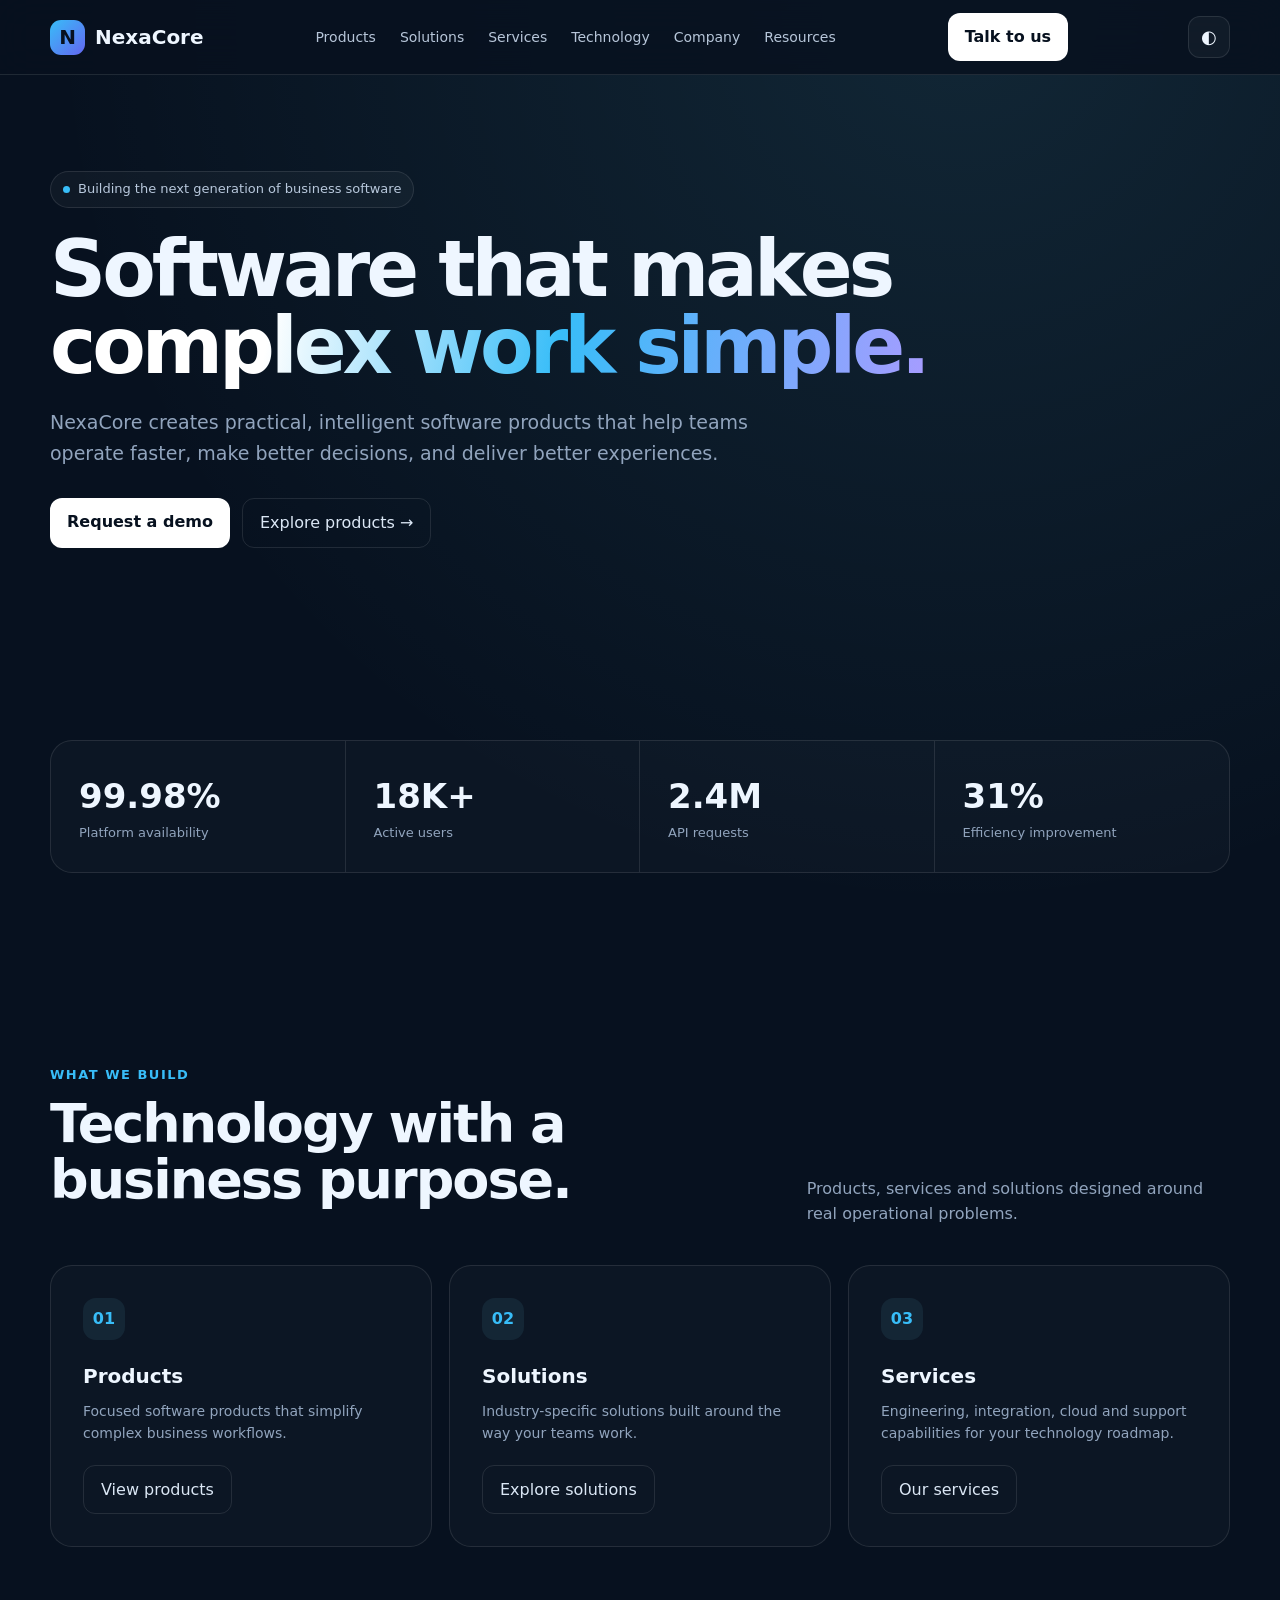
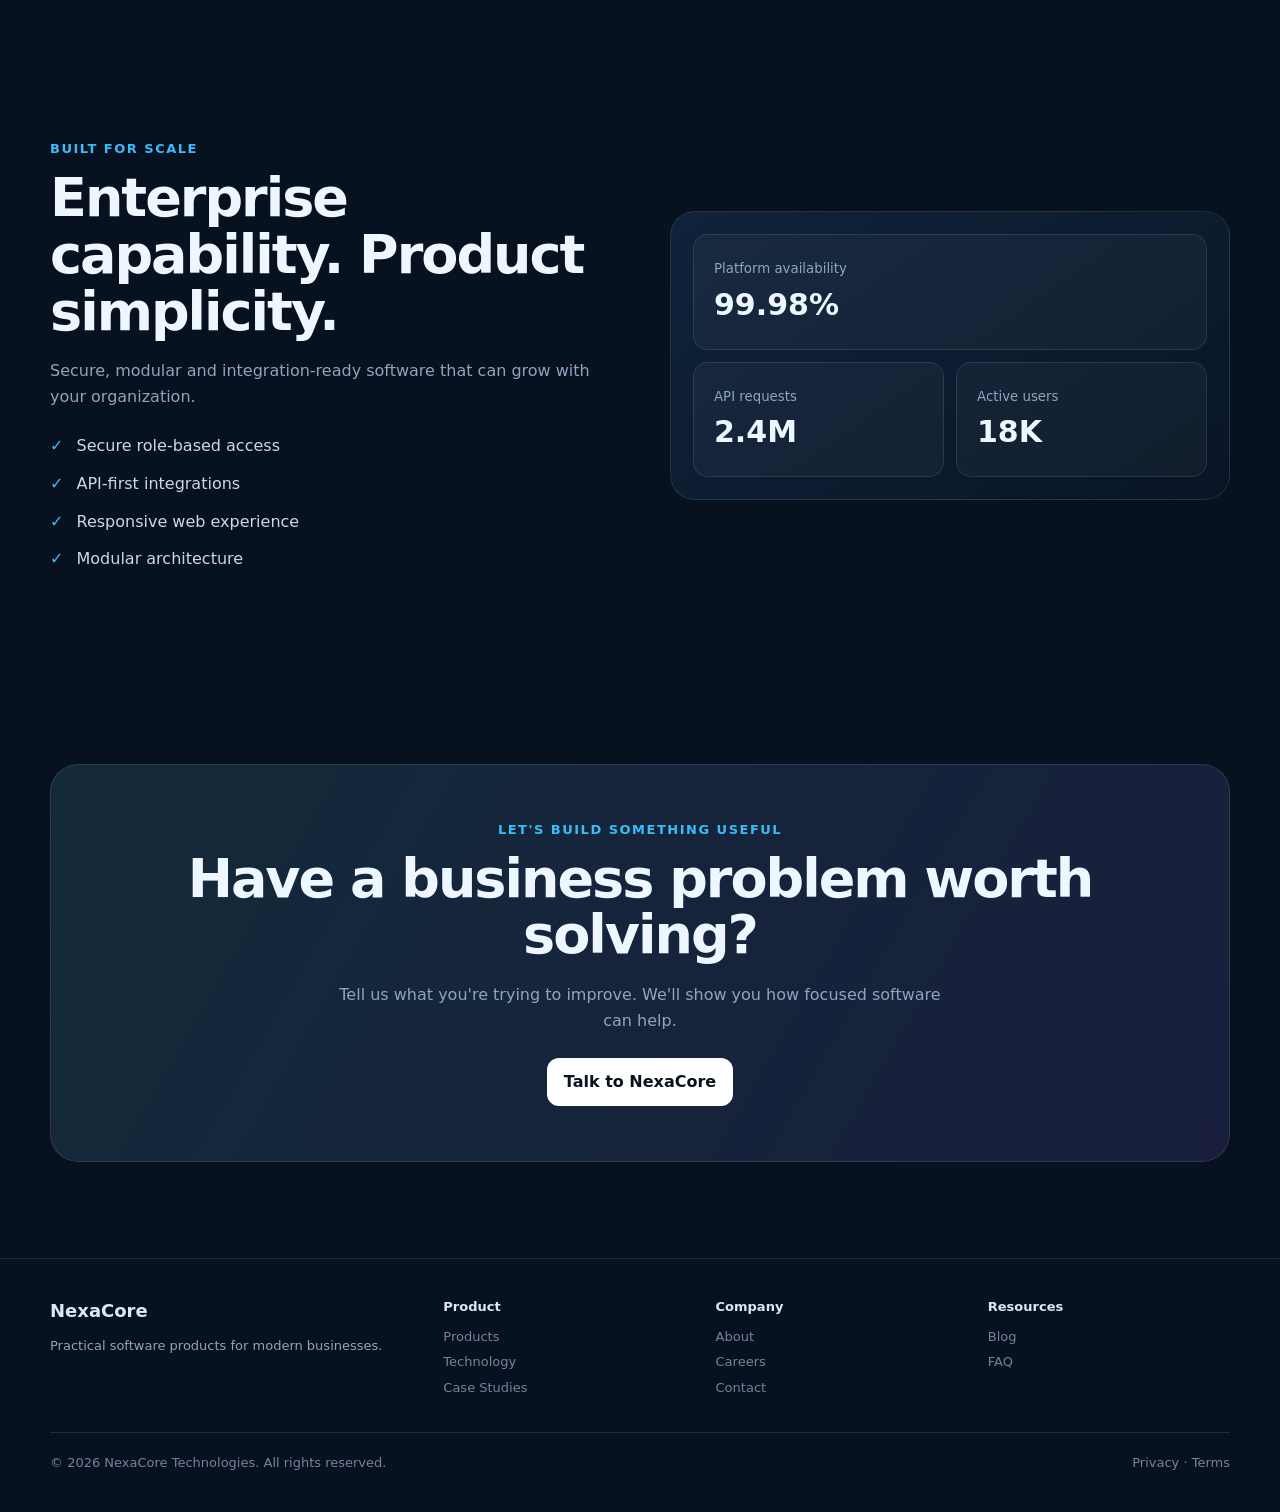
<file: index.html>
<!doctype html><html lang="en"><head><meta charset="utf-8"><meta name="viewport" content="width=device-width,initial-scale=1"><meta name="description" content="NexaCore builds intelligent software products for modern businesses."><title>NexaCore — Software that moves business forward</title><link rel="stylesheet" href="css/style.css"></head><body><header><div class="container"><nav><a class="logo" href="index.html"><span class="mark">N</span>NexaCore</a><div class="links"><a class="" href="pages/products.html">Products</a><a class="" href="pages/solutions.html">Solutions</a><a class="" href="pages/services.html">Services</a><a class="" href="pages/technology.html">Technology</a><a class="" href="pages/about.html">Company</a><a class="" href="pages/blog.html">Resources</a></div><a class="navbtn" href="pages/contact.html">Talk to us</a><button class="menu">☰</button></nav></div></header><main>
<section class="hero"><div class="container"><div class="eyebrow"><span class="dot"></span> Building the next generation of business software</div><h1>Software that makes <span class="gradient">complex work simple.</span></h1><p class="lead">NexaCore creates practical, intelligent software products that help teams operate faster, make better decisions, and deliver better experiences.</p><div class="actions"><a class="primary" href="pages/contact.html">Request a demo</a><a class="secondary" href="pages/products.html">Explore products →</a></div></div></section>
<section><div class="container"><div class="stats"><div class="stat"><strong>99.98%</strong><span>Platform availability</span></div><div class="stat"><strong>18K+</strong><span>Active users</span></div><div class="stat"><strong>2.4M</strong><span>API requests</span></div><div class="stat"><strong>31%</strong><span>Efficiency improvement</span></div></div></div></section>
<section><div class="container"><div class="section-head"><div><div class="kicker">What we build</div><h2>Technology with a business purpose.</h2></div><p>Products, services and solutions designed around real operational problems.</p></div><div class="cards"><div class="card"><div class="icon">01</div><h3>Products</h3><p>Focused software products that simplify complex business workflows.</p><a class="secondary" style="margin-top:20px" href="pages/products.html">View products</a></div><div class="card"><div class="icon">02</div><h3>Solutions</h3><p>Industry-specific solutions built around the way your teams work.</p><a class="secondary" style="margin-top:20px" href="pages/solutions.html">Explore solutions</a></div><div class="card"><div class="icon">03</div><h3>Services</h3><p>Engineering, integration, cloud and support capabilities for your technology roadmap.</p><a class="secondary" style="margin-top:20px" href="pages/services.html">Our services</a></div></div></div></section>
<section><div class="container split"><div><div class="kicker">Built for scale</div><h2>Enterprise capability. Product simplicity.</h2><p class="muted">Secure, modular and integration-ready software that can grow with your organization.</p><div class="checks"><div><b>✓</b> Secure role-based access</div><div><b>✓</b> API-first integrations</div><div><b>✓</b> Responsive web experience</div><div><b>✓</b> Modular architecture</div></div></div><div class="visual"><div class="mini-grid"><div class="mini"><small>Platform availability</small><strong>99.98%</strong></div><div class="mini"><small>API requests</small><strong>2.4M</strong></div><div class="mini"><small>Active users</small><strong>18K</strong></div></div></div></div></section>
<section><div class="container"><div class="cta"><div class="kicker">Let's build something useful</div><h2>Have a business problem worth solving?</h2><p>Tell us what you're trying to improve. We'll show you how focused software can help.</p><a class="primary" href="pages/contact.html">Talk to NexaCore</a></div></div></section>
</main><footer><div class="container"><div class="foot"><div><strong>NexaCore</strong><p class="muted" style="margin-top:10px">Practical software products for modern businesses.</p></div><div><h4>Product</h4><a href="pages/products.html">Products</a><a href="pages/technology.html">Technology</a><a href="pages/case-studies.html">Case Studies</a></div><div><h4>Company</h4><a href="pages/about.html">About</a><a href="pages/careers.html">Careers</a><a href="pages/contact.html">Contact</a></div><div><h4>Resources</h4><a href="pages/blog.html">Blog</a><a href="pages/faq.html">FAQ</a></div></div><div class="copyright"><span>© 2026 NexaCore Technologies. All rights reserved.</span><span>Privacy · Terms</span></div></div></footer><script src="js/main.js"></script></body></html>
</file>
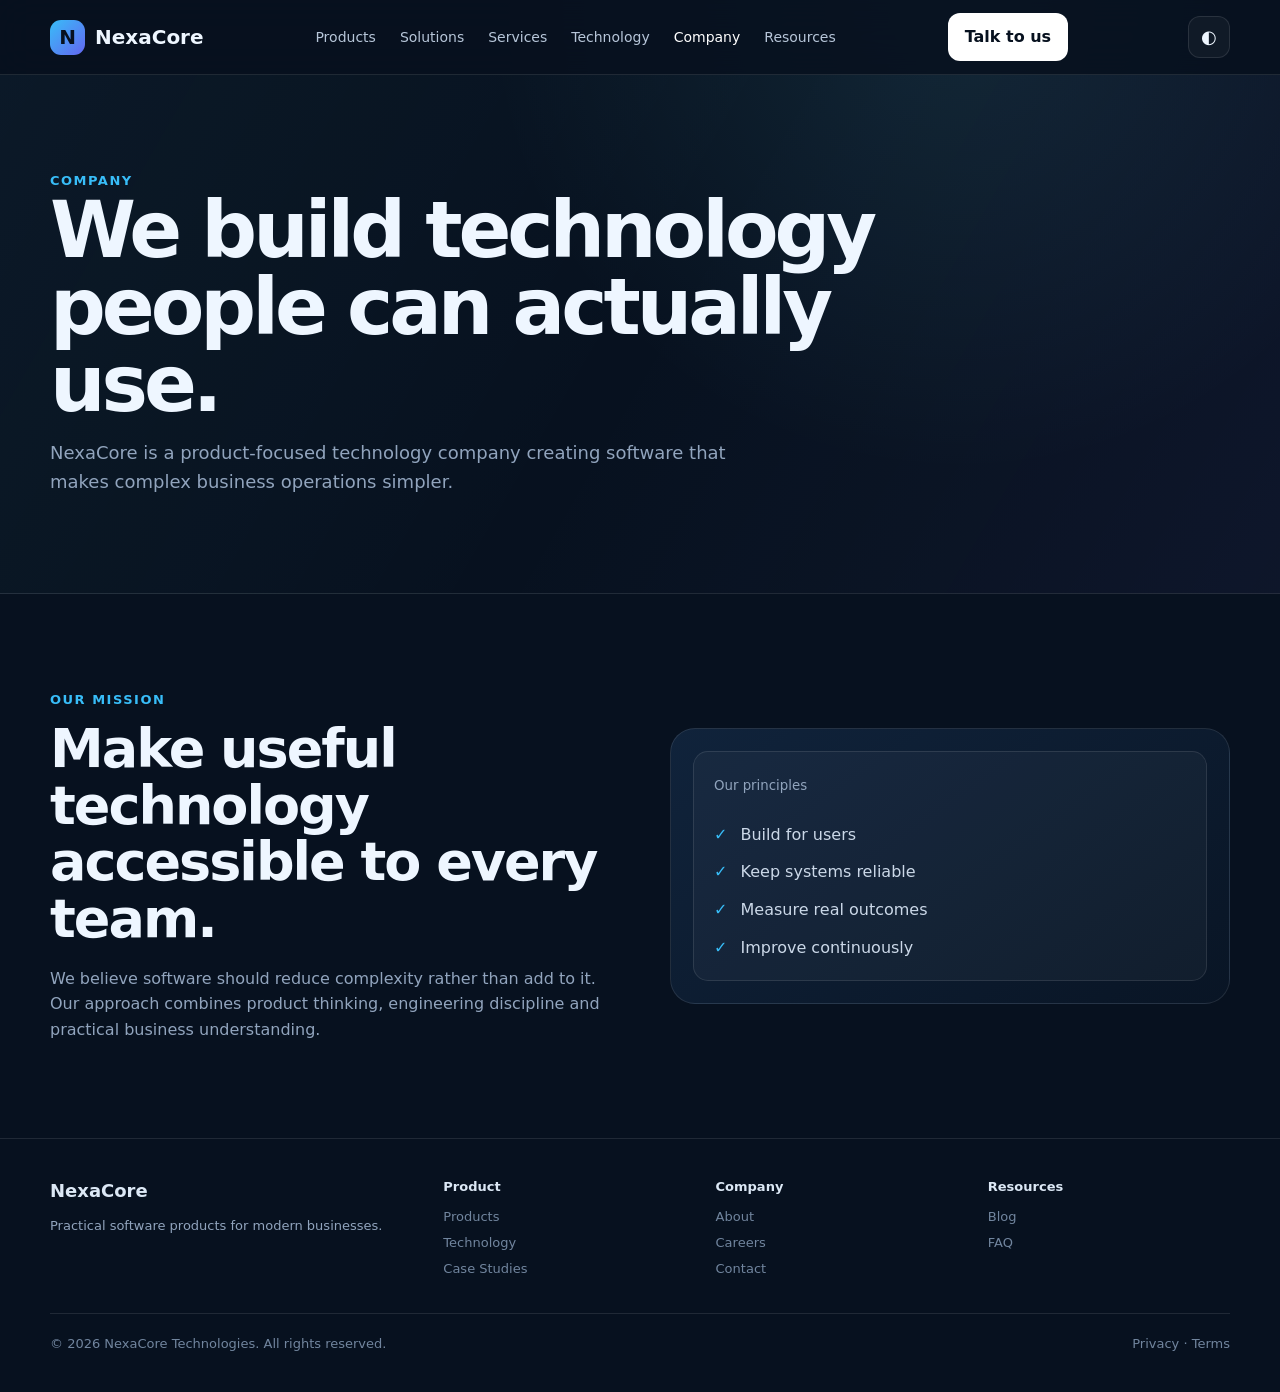
<file: pages/about.html>
<!doctype html><html lang="en"><head><meta charset="utf-8"><meta name="viewport" content="width=device-width,initial-scale=1"><meta name="description" content="About Us — NexaCore"><meta name="theme-color" content="#07111f"><title>About Us — NexaCore</title><link rel="stylesheet" href="../css/style.css"></head><body><header><div class="container"><nav><a class="logo" href="../index.html"><span class="mark">N</span>NexaCore</a><div class="links"><a class="" href="products.html">Products</a><a class="" href="solutions.html">Solutions</a><a class="" href="services.html">Services</a><a class="" href="technology.html">Technology</a><a class="active" href="about.html">Company</a><a class="" href="blog.html">Resources</a></div><a class="navbtn" href="contact.html">Talk to us</a><button class="menu">☰</button></nav></div></header><main><section class="page-hero"><div class="container"><div class="kicker">Company</div><h1>We build technology people can actually use.</h1><p>NexaCore is a product-focused technology company creating software that makes complex business operations simpler.</p></div></section><section><div class="container split"><div><div class="kicker">Our mission</div><h2>Make useful technology accessible to every team.</h2><p class="muted">We believe software should reduce complexity rather than add to it. Our approach combines product thinking, engineering discipline and practical business understanding.</p></div><div class="visual"><div class="mini"><small>Our principles</small><div class="checks"><div><b>✓</b> Build for users</div><div><b>✓</b> Keep systems reliable</div><div><b>✓</b> Measure real outcomes</div><div><b>✓</b> Improve continuously</div></div></div></div></div></section></main><footer><div class="container"><div class="foot"><div><strong>NexaCore</strong><p class="muted" style="margin-top:10px">Practical software products for modern businesses.</p></div><div><h4>Product</h4><a href="products.html">Products</a><a href="technology.html">Technology</a><a href="case-studies.html">Case Studies</a></div><div><h4>Company</h4><a href="about.html">About</a><a href="careers.html">Careers</a><a href="contact.html">Contact</a></div><div><h4>Resources</h4><a href="blog.html">Blog</a><a href="faq.html">FAQ</a></div></div><div class="copyright"><span>© 2026 NexaCore Technologies. All rights reserved.</span><span>Privacy · Terms</span></div></div></footer><script src="../js/main.js"></script></body></html>
</file>
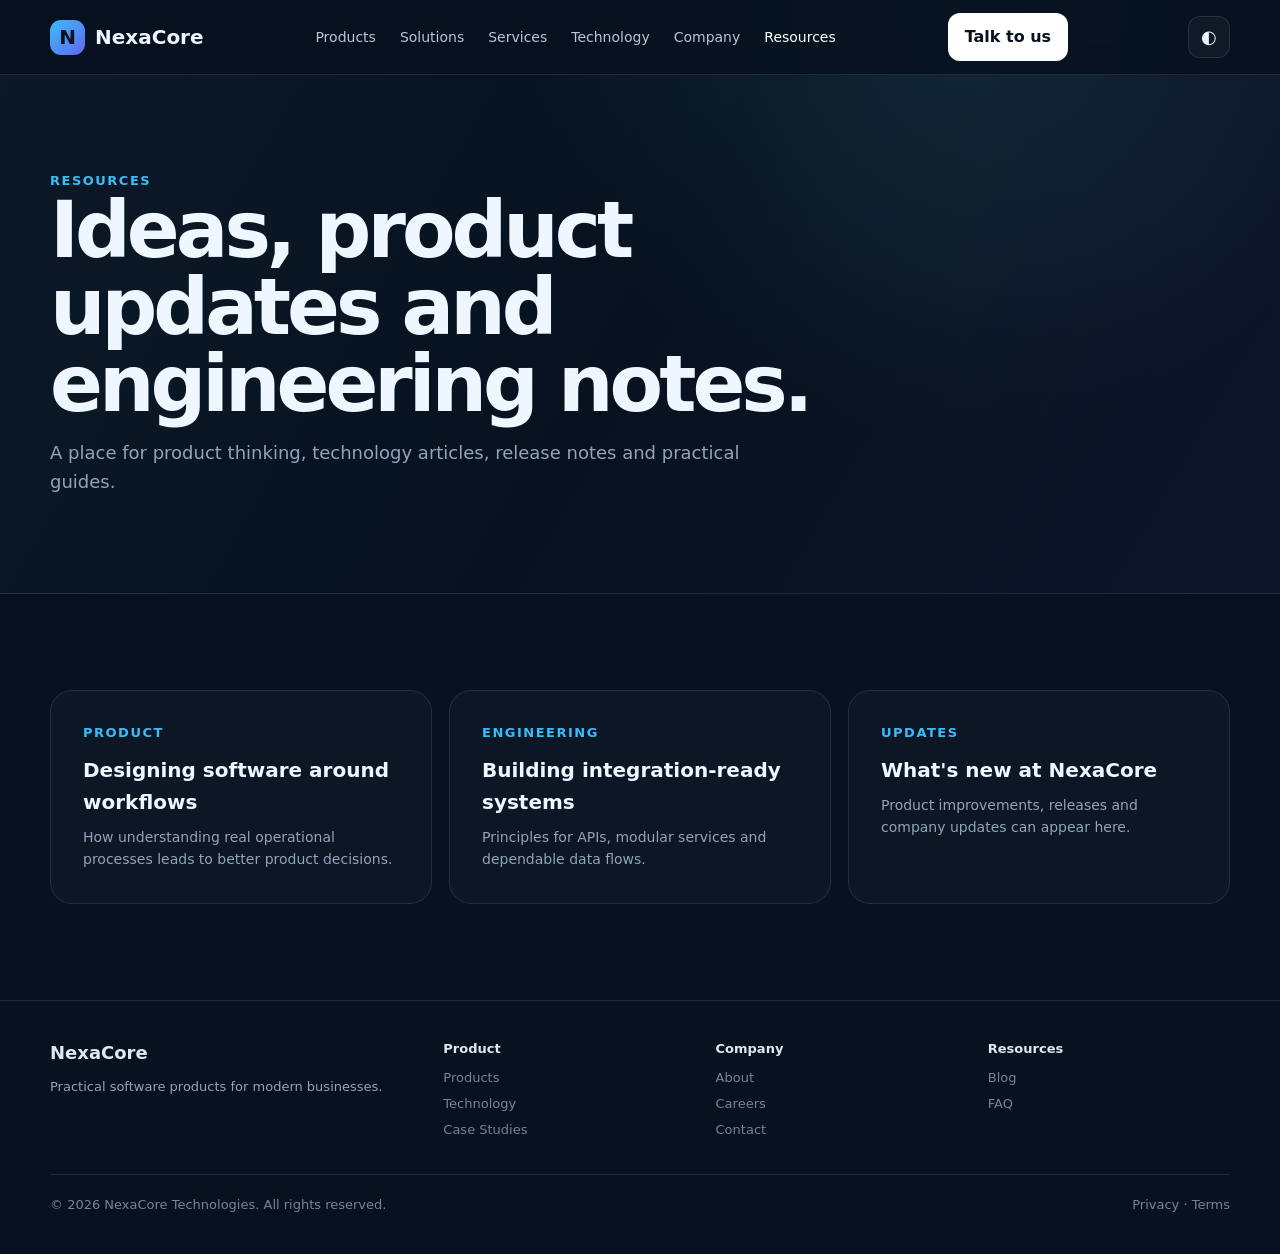
<file: pages/blog.html>
<!doctype html><html lang="en"><head><meta charset="utf-8"><meta name="viewport" content="width=device-width,initial-scale=1"><meta name="description" content="Resources — NexaCore"><meta name="theme-color" content="#07111f"><title>Resources — NexaCore</title><link rel="stylesheet" href="../css/style.css"></head><body><header><div class="container"><nav><a class="logo" href="../index.html"><span class="mark">N</span>NexaCore</a><div class="links"><a class="" href="products.html">Products</a><a class="" href="solutions.html">Solutions</a><a class="" href="services.html">Services</a><a class="" href="technology.html">Technology</a><a class="" href="about.html">Company</a><a class="active" href="blog.html">Resources</a></div><a class="navbtn" href="contact.html">Talk to us</a><button class="menu">☰</button></nav></div></header><main><section class="page-hero"><div class="container"><div class="kicker">Resources</div><h1>Ideas, product updates and engineering notes.</h1><p>A place for product thinking, technology articles, release notes and practical guides.</p></div></section><section><div class="container"><div class="cards"><div class="card"><div class="kicker">Product</div><h3 style="margin-top:10px">Designing software around workflows</h3><p>How understanding real operational processes leads to better product decisions.</p></div><div class="card"><div class="kicker">Engineering</div><h3 style="margin-top:10px">Building integration-ready systems</h3><p>Principles for APIs, modular services and dependable data flows.</p></div><div class="card"><div class="kicker">Updates</div><h3 style="margin-top:10px">What's new at NexaCore</h3><p>Product improvements, releases and company updates can appear here.</p></div></div></div></section></main><footer><div class="container"><div class="foot"><div><strong>NexaCore</strong><p class="muted" style="margin-top:10px">Practical software products for modern businesses.</p></div><div><h4>Product</h4><a href="products.html">Products</a><a href="technology.html">Technology</a><a href="case-studies.html">Case Studies</a></div><div><h4>Company</h4><a href="about.html">About</a><a href="careers.html">Careers</a><a href="contact.html">Contact</a></div><div><h4>Resources</h4><a href="blog.html">Blog</a><a href="faq.html">FAQ</a></div></div><div class="copyright"><span>© 2026 NexaCore Technologies. All rights reserved.</span><span>Privacy · Terms</span></div></div></footer><script src="../js/main.js"></script></body></html>
</file>
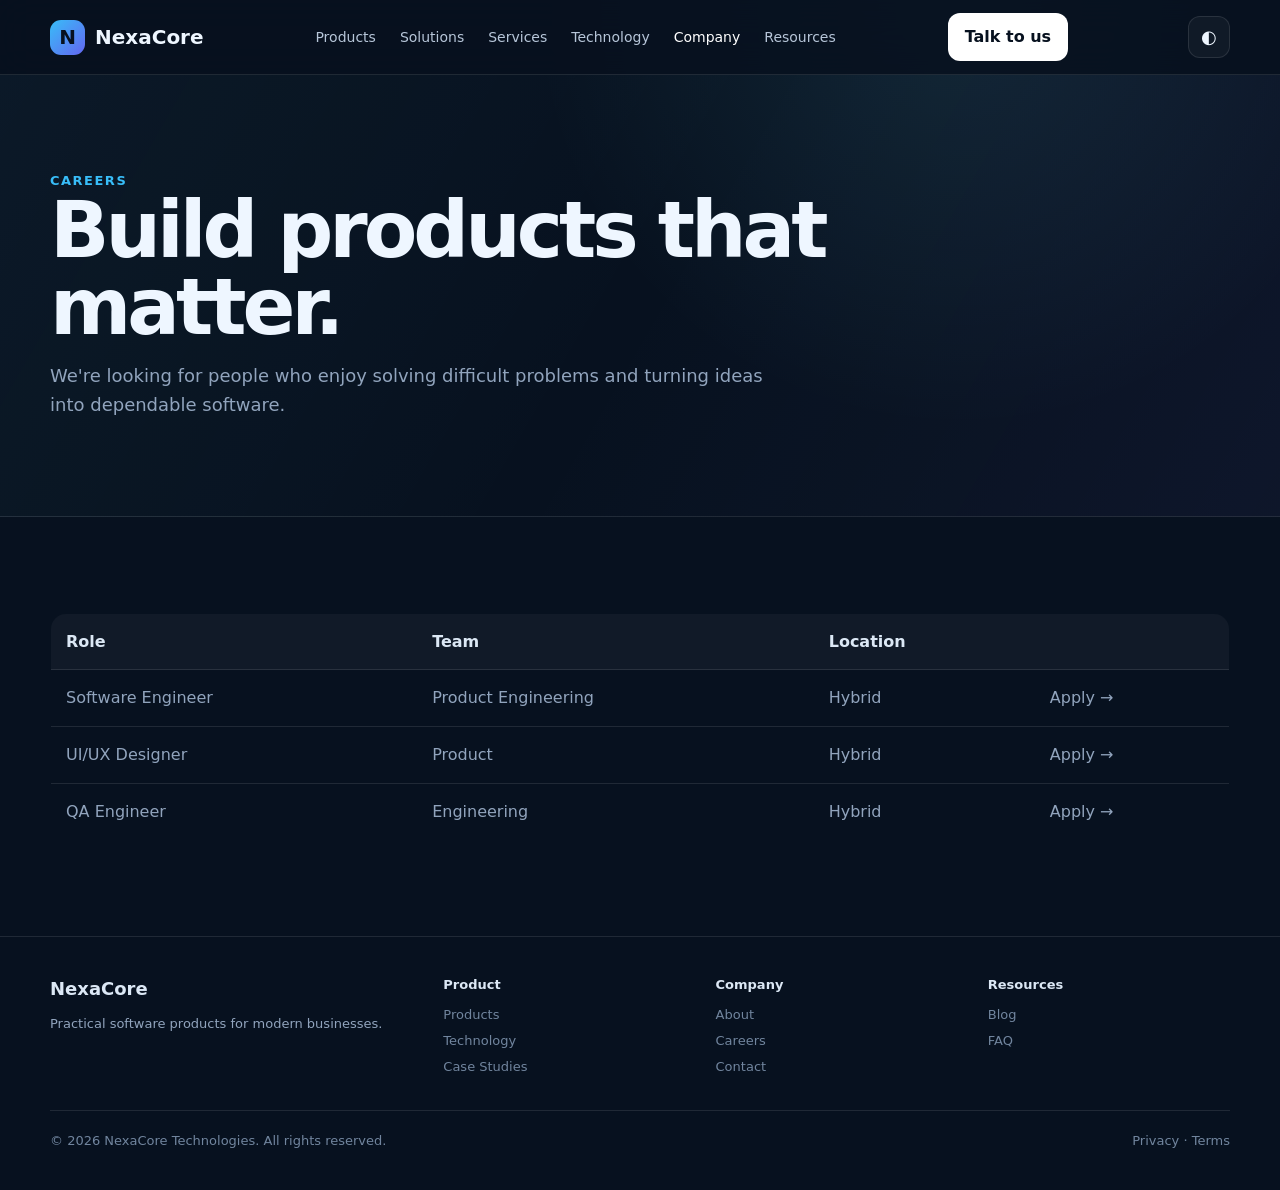
<file: pages/careers.html>
<!doctype html><html lang="en"><head><meta charset="utf-8"><meta name="viewport" content="width=device-width,initial-scale=1"><meta name="description" content="Careers — NexaCore"><meta name="theme-color" content="#07111f"><title>Careers — NexaCore</title><link rel="stylesheet" href="../css/style.css"></head><body><header><div class="container"><nav><a class="logo" href="../index.html"><span class="mark">N</span>NexaCore</a><div class="links"><a class="" href="products.html">Products</a><a class="" href="solutions.html">Solutions</a><a class="" href="services.html">Services</a><a class="" href="technology.html">Technology</a><a class="active" href="about.html">Company</a><a class="" href="blog.html">Resources</a></div><a class="navbtn" href="contact.html">Talk to us</a><button class="menu">☰</button></nav></div></header><main><section class="page-hero"><div class="container"><div class="kicker">Careers</div><h1>Build products that matter.</h1><p>We're looking for people who enjoy solving difficult problems and turning ideas into dependable software.</p></div></section><section><div class="container"><table class="table"><tr><th>Role</th><th>Team</th><th>Location</th><th></th></tr><tr><td>Software Engineer</td><td>Product Engineering</td><td>Hybrid</td><td><a href="contact.html">Apply →</a></td></tr><tr><td>UI/UX Designer</td><td>Product</td><td>Hybrid</td><td><a href="contact.html">Apply →</a></td></tr><tr><td>QA Engineer</td><td>Engineering</td><td>Hybrid</td><td><a href="contact.html">Apply →</a></td></tr></table></div></section></main><footer><div class="container"><div class="foot"><div><strong>NexaCore</strong><p class="muted" style="margin-top:10px">Practical software products for modern businesses.</p></div><div><h4>Product</h4><a href="products.html">Products</a><a href="technology.html">Technology</a><a href="case-studies.html">Case Studies</a></div><div><h4>Company</h4><a href="about.html">About</a><a href="careers.html">Careers</a><a href="contact.html">Contact</a></div><div><h4>Resources</h4><a href="blog.html">Blog</a><a href="faq.html">FAQ</a></div></div><div class="copyright"><span>© 2026 NexaCore Technologies. All rights reserved.</span><span>Privacy · Terms</span></div></div></footer><script src="../js/main.js"></script></body></html>
</file>
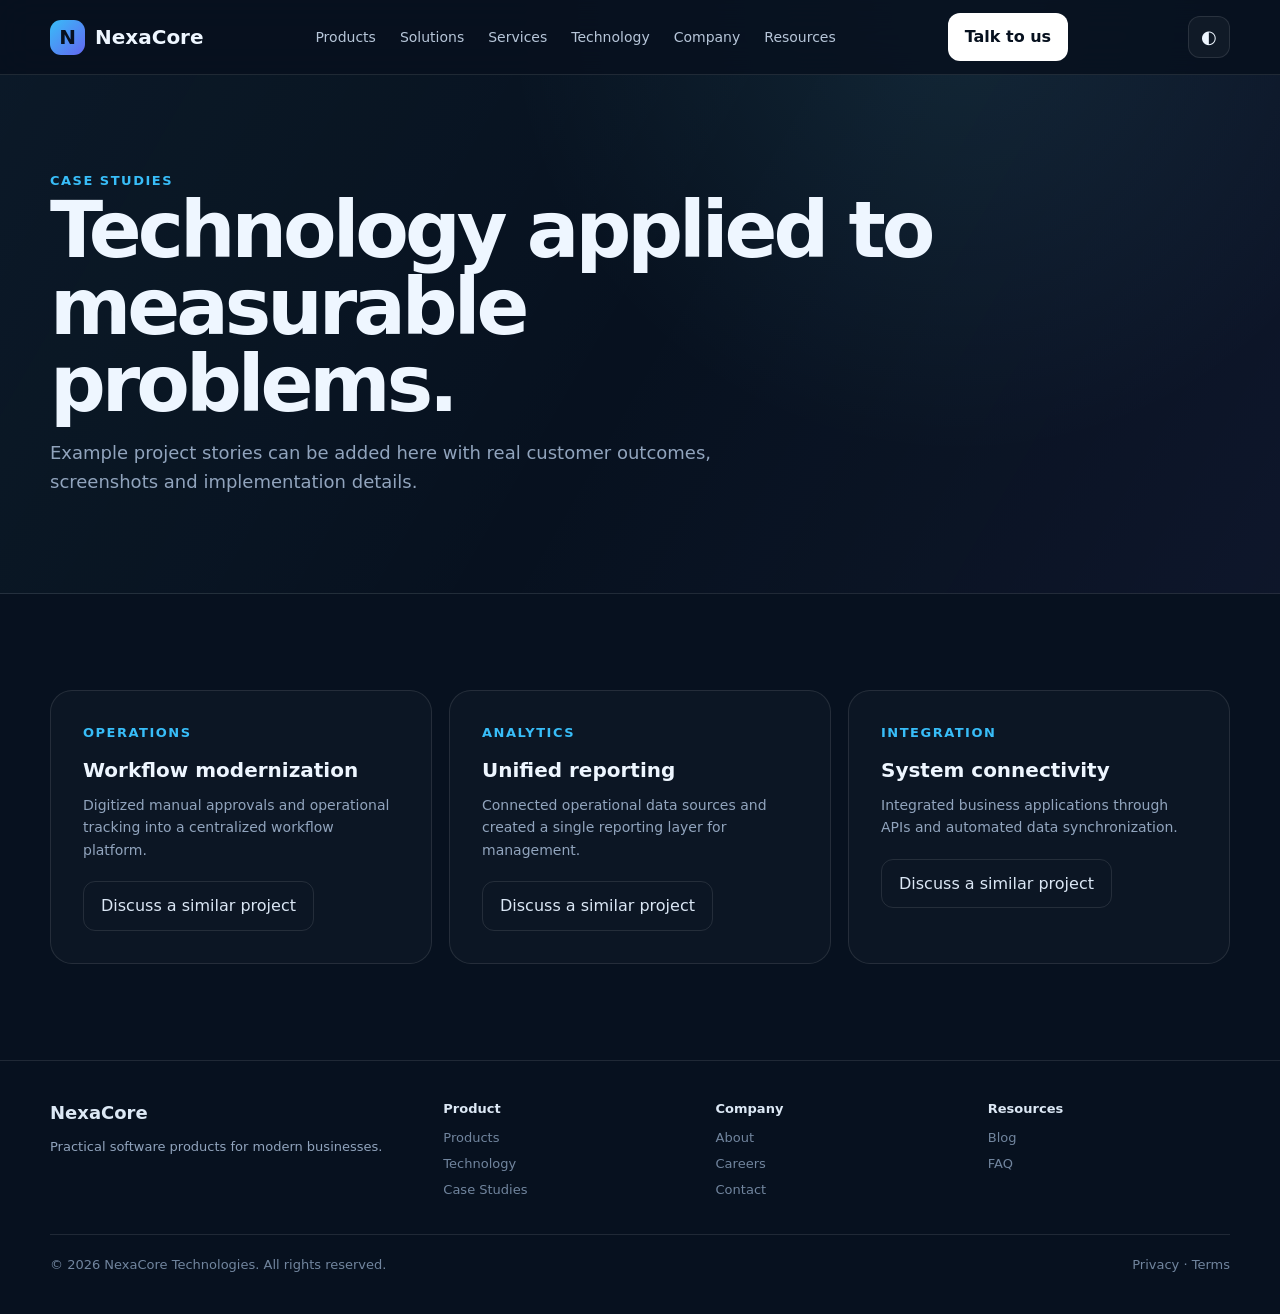
<file: pages/case-studies.html>
<!doctype html><html lang="en"><head><meta charset="utf-8"><meta name="viewport" content="width=device-width,initial-scale=1"><meta name="description" content="Case Studies — NexaCore"><meta name="theme-color" content="#07111f"><title>Case Studies — NexaCore</title><link rel="stylesheet" href="../css/style.css"></head><body><header><div class="container"><nav><a class="logo" href="../index.html"><span class="mark">N</span>NexaCore</a><div class="links"><a class="" href="products.html">Products</a><a class="" href="solutions.html">Solutions</a><a class="" href="services.html">Services</a><a class="" href="technology.html">Technology</a><a class="" href="about.html">Company</a><a class="" href="blog.html">Resources</a></div><a class="navbtn" href="contact.html">Talk to us</a><button class="menu">☰</button></nav></div></header><main><section class="page-hero"><div class="container"><div class="kicker">Case Studies</div><h1>Technology applied to measurable problems.</h1><p>Example project stories can be added here with real customer outcomes, screenshots and implementation details.</p></div></section><section><div class="container"><div class="cards"><div class="card"><div class="kicker">Operations</div><h3 style="margin-top:10px">Workflow modernization</h3><p>Digitized manual approvals and operational tracking into a centralized workflow platform.</p><a class="secondary" style="margin-top:20px" href="contact.html">Discuss a similar project</a></div><div class="card"><div class="kicker">Analytics</div><h3 style="margin-top:10px">Unified reporting</h3><p>Connected operational data sources and created a single reporting layer for management.</p><a class="secondary" style="margin-top:20px" href="contact.html">Discuss a similar project</a></div><div class="card"><div class="kicker">Integration</div><h3 style="margin-top:10px">System connectivity</h3><p>Integrated business applications through APIs and automated data synchronization.</p><a class="secondary" style="margin-top:20px" href="contact.html">Discuss a similar project</a></div></div></div></section></main><footer><div class="container"><div class="foot"><div><strong>NexaCore</strong><p class="muted" style="margin-top:10px">Practical software products for modern businesses.</p></div><div><h4>Product</h4><a href="products.html">Products</a><a href="technology.html">Technology</a><a href="case-studies.html">Case Studies</a></div><div><h4>Company</h4><a href="about.html">About</a><a href="careers.html">Careers</a><a href="contact.html">Contact</a></div><div><h4>Resources</h4><a href="blog.html">Blog</a><a href="faq.html">FAQ</a></div></div><div class="copyright"><span>© 2026 NexaCore Technologies. All rights reserved.</span><span>Privacy · Terms</span></div></div></footer><script src="../js/main.js"></script></body></html>
</file>
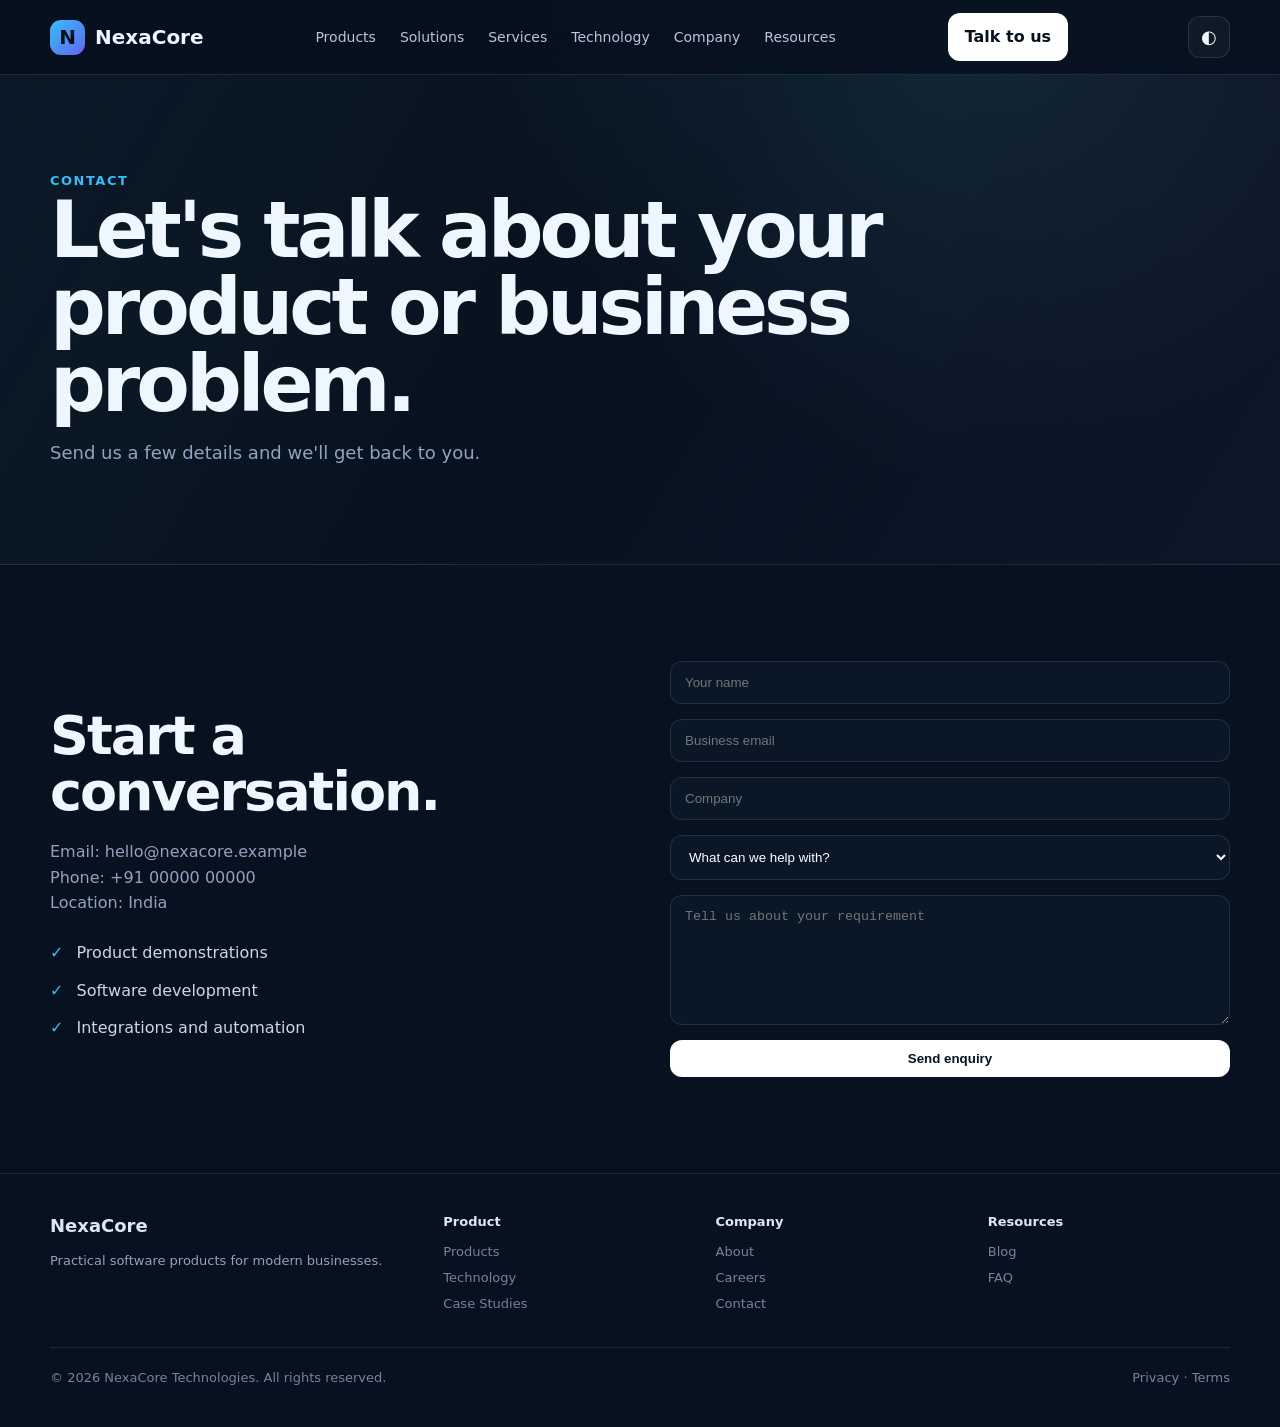
<file: pages/contact.html>
<!doctype html><html lang="en"><head><meta charset="utf-8"><meta name="viewport" content="width=device-width,initial-scale=1"><meta name="description" content="Contact — NexaCore"><meta name="theme-color" content="#07111f"><title>Contact — NexaCore</title><link rel="stylesheet" href="../css/style.css"></head><body><header><div class="container"><nav><a class="logo" href="../index.html"><span class="mark">N</span>NexaCore</a><div class="links"><a class="" href="products.html">Products</a><a class="" href="solutions.html">Solutions</a><a class="" href="services.html">Services</a><a class="" href="technology.html">Technology</a><a class="" href="about.html">Company</a><a class="" href="blog.html">Resources</a></div><a class="navbtn" href="contact.html">Talk to us</a><button class="menu">☰</button></nav></div></header><main><section class="page-hero"><div class="container"><div class="kicker">Contact</div><h1>Let's talk about your product or business problem.</h1><p>Send us a few details and we'll get back to you.</p></div></section><section><div class="container split"><div><h2>Start a conversation.</h2><p class="muted">Email: hello@nexacore.example<br>Phone: +91 00000 00000<br>Location: India</p><div class="checks"><div><b>✓</b> Product demonstrations</div><div><b>✓</b> Software development</div><div><b>✓</b> Integrations and automation</div></div></div><form class="form"><input required placeholder="Your name"><input required type="email" placeholder="Business email"><input placeholder="Company"><select><option>What can we help with?</option><option>Product demo</option><option>Software development</option><option>Integration</option><option>Support</option></select><textarea required placeholder="Tell us about your requirement"></textarea><button class="primary" type="submit">Send enquiry</button></form></div></section></main><footer><div class="container"><div class="foot"><div><strong>NexaCore</strong><p class="muted" style="margin-top:10px">Practical software products for modern businesses.</p></div><div><h4>Product</h4><a href="products.html">Products</a><a href="technology.html">Technology</a><a href="case-studies.html">Case Studies</a></div><div><h4>Company</h4><a href="about.html">About</a><a href="careers.html">Careers</a><a href="contact.html">Contact</a></div><div><h4>Resources</h4><a href="blog.html">Blog</a><a href="faq.html">FAQ</a></div></div><div class="copyright"><span>© 2026 NexaCore Technologies. All rights reserved.</span><span>Privacy · Terms</span></div></div></footer><script src="../js/main.js"></script></body></html>
</file>
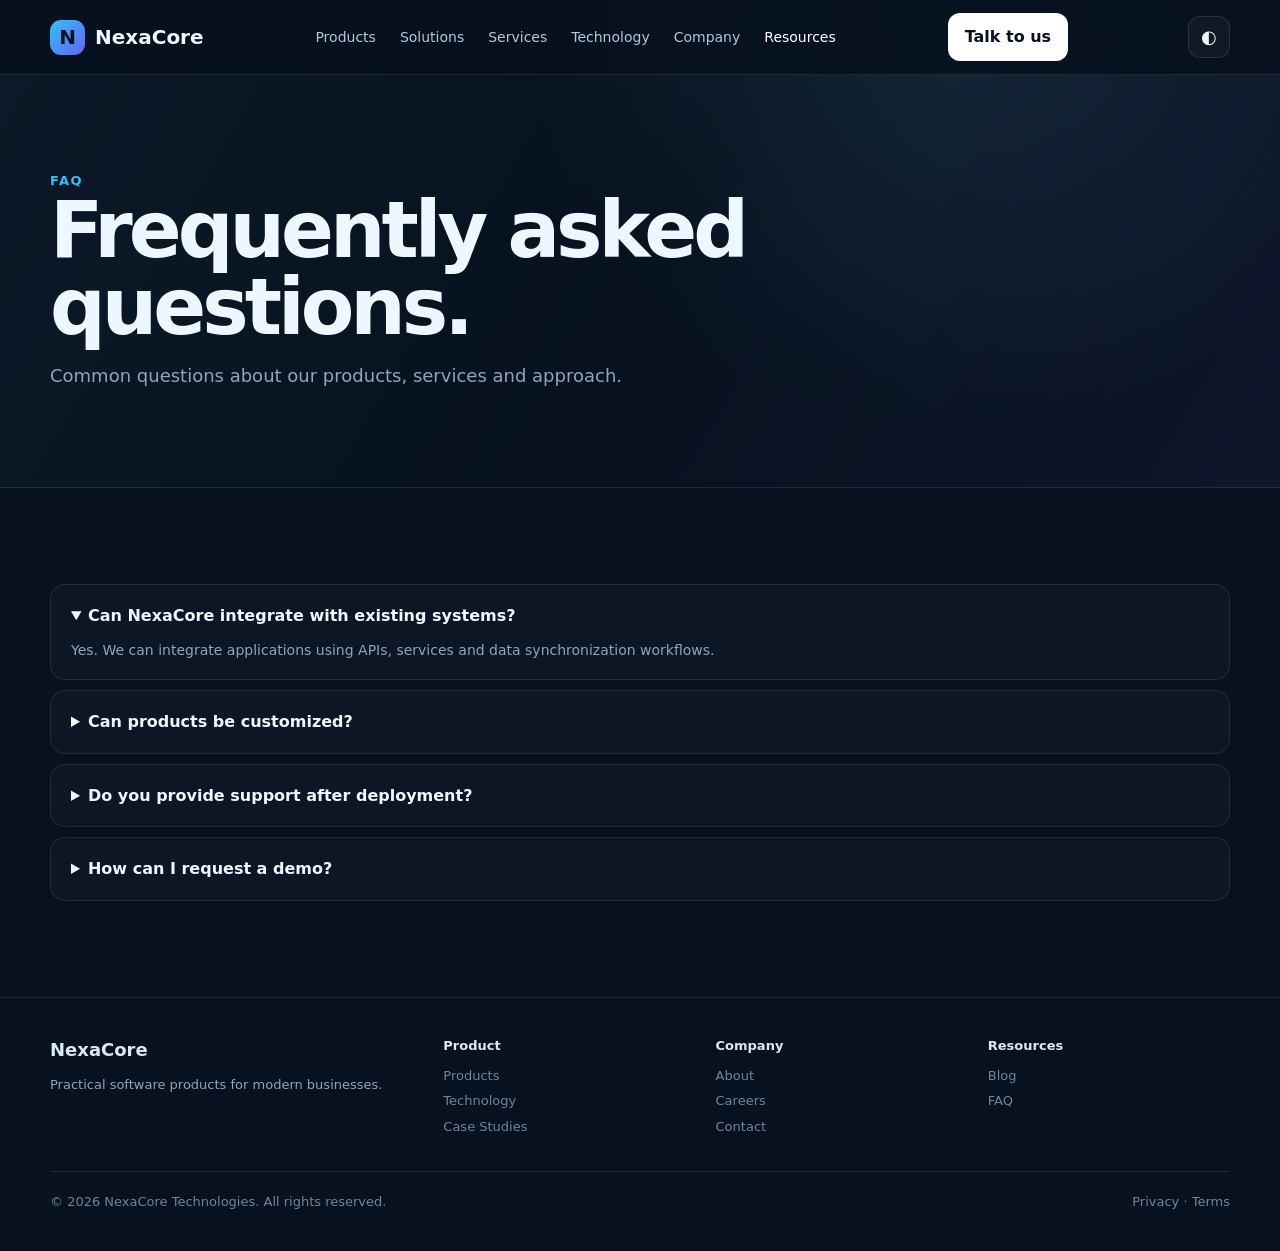
<file: pages/faq.html>
<!doctype html><html lang="en"><head><meta charset="utf-8"><meta name="viewport" content="width=device-width,initial-scale=1"><meta name="description" content="FAQ — NexaCore"><meta name="theme-color" content="#07111f"><title>FAQ — NexaCore</title><link rel="stylesheet" href="../css/style.css"></head><body><header><div class="container"><nav><a class="logo" href="../index.html"><span class="mark">N</span>NexaCore</a><div class="links"><a class="" href="products.html">Products</a><a class="" href="solutions.html">Solutions</a><a class="" href="services.html">Services</a><a class="" href="technology.html">Technology</a><a class="" href="about.html">Company</a><a class="active" href="blog.html">Resources</a></div><a class="navbtn" href="contact.html">Talk to us</a><button class="menu">☰</button></nav></div></header><main><section class="page-hero"><div class="container"><div class="kicker">FAQ</div><h1>Frequently asked questions.</h1><p>Common questions about our products, services and approach.</p></div></section><section><div class="container faq"><details open><summary>Can NexaCore integrate with existing systems?</summary><p>Yes. We can integrate applications using APIs, services and data synchronization workflows.</p></details><details><summary>Can products be customized?</summary><p>Yes. Workflows, permissions, dashboards and integrations can be adapted to business requirements.</p></details><details><summary>Do you provide support after deployment?</summary><p>Yes. Support and maintenance can include monitoring, issue resolution and continuous improvements.</p></details><details><summary>How can I request a demo?</summary><p>Use our contact page and send your requirements. Our team can arrange a product walkthrough.</p></details></div></section></main><footer><div class="container"><div class="foot"><div><strong>NexaCore</strong><p class="muted" style="margin-top:10px">Practical software products for modern businesses.</p></div><div><h4>Product</h4><a href="products.html">Products</a><a href="technology.html">Technology</a><a href="case-studies.html">Case Studies</a></div><div><h4>Company</h4><a href="about.html">About</a><a href="careers.html">Careers</a><a href="contact.html">Contact</a></div><div><h4>Resources</h4><a href="blog.html">Blog</a><a href="faq.html">FAQ</a></div></div><div class="copyright"><span>© 2026 NexaCore Technologies. All rights reserved.</span><span>Privacy · Terms</span></div></div></footer><script src="../js/main.js"></script></body></html>
</file>
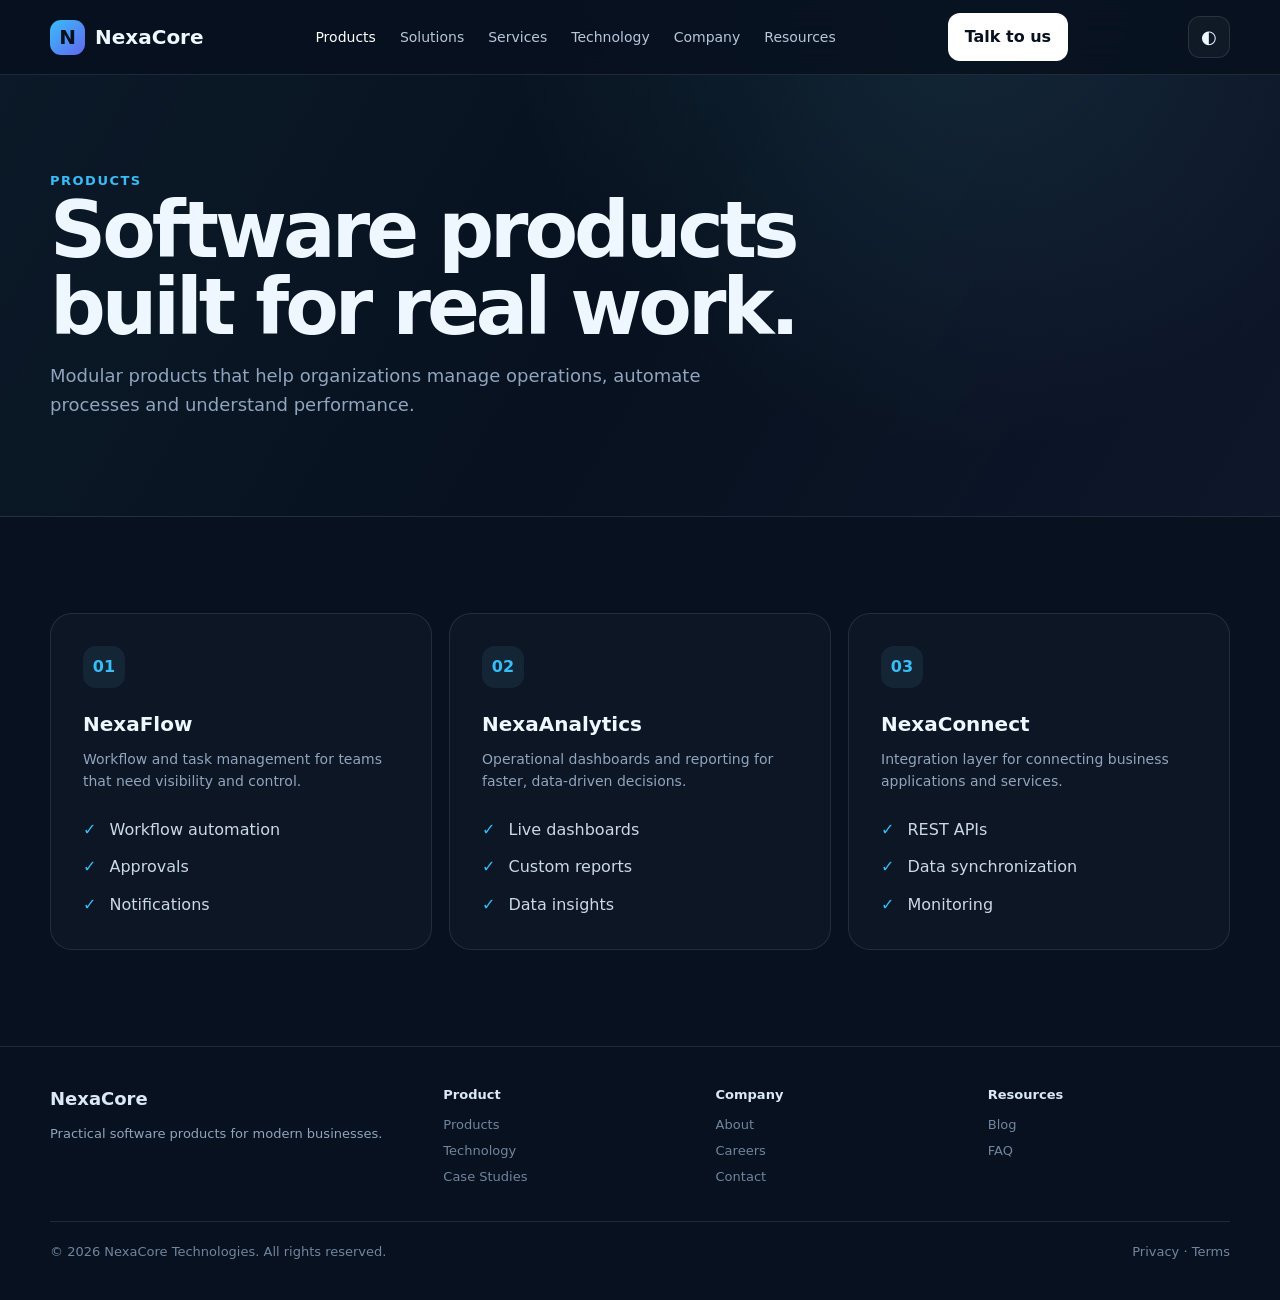
<file: pages/products.html>
<!doctype html><html lang="en"><head><meta charset="utf-8"><meta name="viewport" content="width=device-width,initial-scale=1"><meta name="description" content="Products — NexaCore"><meta name="theme-color" content="#07111f"><title>Products — NexaCore</title><link rel="stylesheet" href="../css/style.css"></head><body><header><div class="container"><nav><a class="logo" href="../index.html"><span class="mark">N</span>NexaCore</a><div class="links"><a class="active" href="products.html">Products</a><a class="" href="solutions.html">Solutions</a><a class="" href="services.html">Services</a><a class="" href="technology.html">Technology</a><a class="" href="about.html">Company</a><a class="" href="blog.html">Resources</a></div><a class="navbtn" href="contact.html">Talk to us</a><button class="menu">☰</button></nav></div></header><main><section class="page-hero"><div class="container"><div class="kicker">Products</div><h1>Software products built for real work.</h1><p>Modular products that help organizations manage operations, automate processes and understand performance.</p></div></section><section><div class="container"><div class="cards"><div class="card"><div class="icon">01</div><h3>NexaFlow</h3><p>Workflow and task management for teams that need visibility and control.</p><div class="checks"><div><b>✓</b> Workflow automation</div><div><b>✓</b> Approvals</div><div><b>✓</b> Notifications</div></div></div><div class="card"><div class="icon">02</div><h3>NexaAnalytics</h3><p>Operational dashboards and reporting for faster, data-driven decisions.</p><div class="checks"><div><b>✓</b> Live dashboards</div><div><b>✓</b> Custom reports</div><div><b>✓</b> Data insights</div></div></div><div class="card"><div class="icon">03</div><h3>NexaConnect</h3><p>Integration layer for connecting business applications and services.</p><div class="checks"><div><b>✓</b> REST APIs</div><div><b>✓</b> Data synchronization</div><div><b>✓</b> Monitoring</div></div></div></div></div></section></main><footer><div class="container"><div class="foot"><div><strong>NexaCore</strong><p class="muted" style="margin-top:10px">Practical software products for modern businesses.</p></div><div><h4>Product</h4><a href="products.html">Products</a><a href="technology.html">Technology</a><a href="case-studies.html">Case Studies</a></div><div><h4>Company</h4><a href="about.html">About</a><a href="careers.html">Careers</a><a href="contact.html">Contact</a></div><div><h4>Resources</h4><a href="blog.html">Blog</a><a href="faq.html">FAQ</a></div></div><div class="copyright"><span>© 2026 NexaCore Technologies. All rights reserved.</span><span>Privacy · Terms</span></div></div></footer><script src="../js/main.js"></script></body></html>
</file>
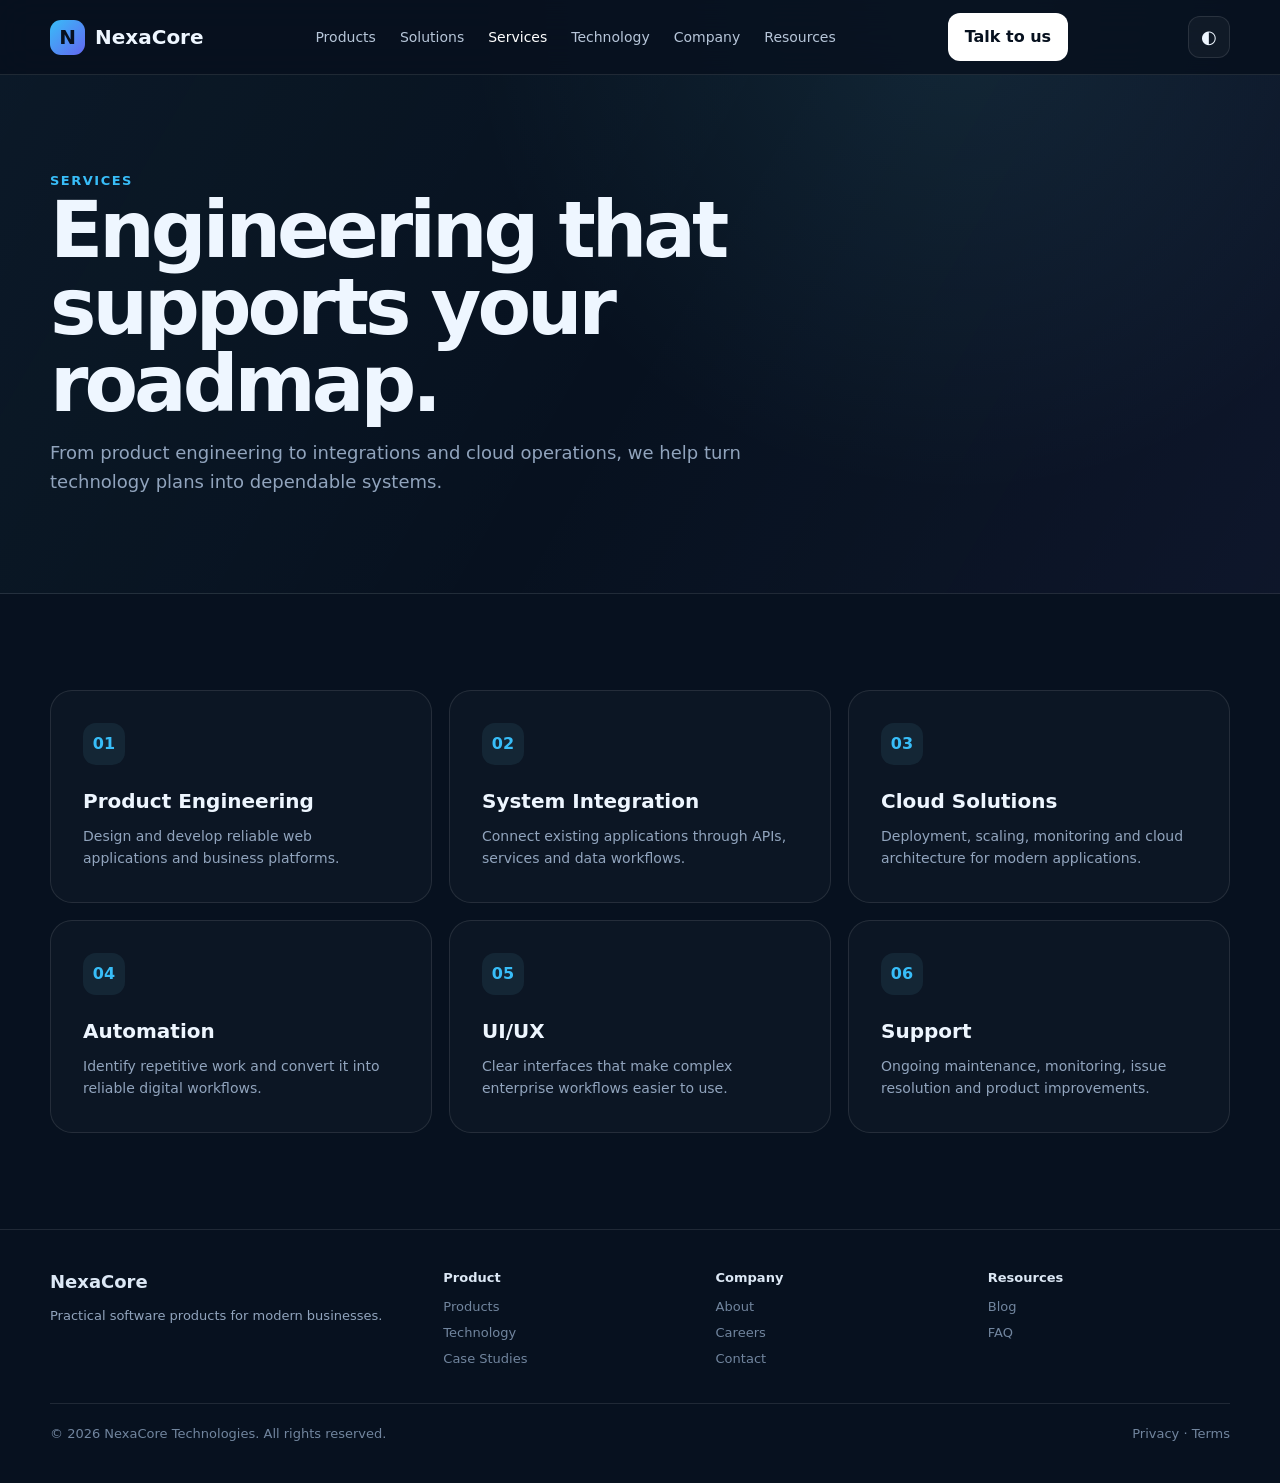
<file: pages/services.html>
<!doctype html><html lang="en"><head><meta charset="utf-8"><meta name="viewport" content="width=device-width,initial-scale=1"><meta name="description" content="Services — NexaCore"><meta name="theme-color" content="#07111f"><title>Services — NexaCore</title><link rel="stylesheet" href="../css/style.css"></head><body><header><div class="container"><nav><a class="logo" href="../index.html"><span class="mark">N</span>NexaCore</a><div class="links"><a class="" href="products.html">Products</a><a class="" href="solutions.html">Solutions</a><a class="active" href="services.html">Services</a><a class="" href="technology.html">Technology</a><a class="" href="about.html">Company</a><a class="" href="blog.html">Resources</a></div><a class="navbtn" href="contact.html">Talk to us</a><button class="menu">☰</button></nav></div></header><main><section class="page-hero"><div class="container"><div class="kicker">Services</div><h1>Engineering that supports your roadmap.</h1><p>From product engineering to integrations and cloud operations, we help turn technology plans into dependable systems.</p></div></section><section><div class="container"><div class="cards"><div class="card"><div class="icon">01</div><h3>Product Engineering</h3><p>Design and develop reliable web applications and business platforms.</p></div><div class="card"><div class="icon">02</div><h3>System Integration</h3><p>Connect existing applications through APIs, services and data workflows.</p></div><div class="card"><div class="icon">03</div><h3>Cloud Solutions</h3><p>Deployment, scaling, monitoring and cloud architecture for modern applications.</p></div><div class="card"><div class="icon">04</div><h3>Automation</h3><p>Identify repetitive work and convert it into reliable digital workflows.</p></div><div class="card"><div class="icon">05</div><h3>UI/UX</h3><p>Clear interfaces that make complex enterprise workflows easier to use.</p></div><div class="card"><div class="icon">06</div><h3>Support</h3><p>Ongoing maintenance, monitoring, issue resolution and product improvements.</p></div></div></div></section></main><footer><div class="container"><div class="foot"><div><strong>NexaCore</strong><p class="muted" style="margin-top:10px">Practical software products for modern businesses.</p></div><div><h4>Product</h4><a href="products.html">Products</a><a href="technology.html">Technology</a><a href="case-studies.html">Case Studies</a></div><div><h4>Company</h4><a href="about.html">About</a><a href="careers.html">Careers</a><a href="contact.html">Contact</a></div><div><h4>Resources</h4><a href="blog.html">Blog</a><a href="faq.html">FAQ</a></div></div><div class="copyright"><span>© 2026 NexaCore Technologies. All rights reserved.</span><span>Privacy · Terms</span></div></div></footer><script src="../js/main.js"></script></body></html>
</file>
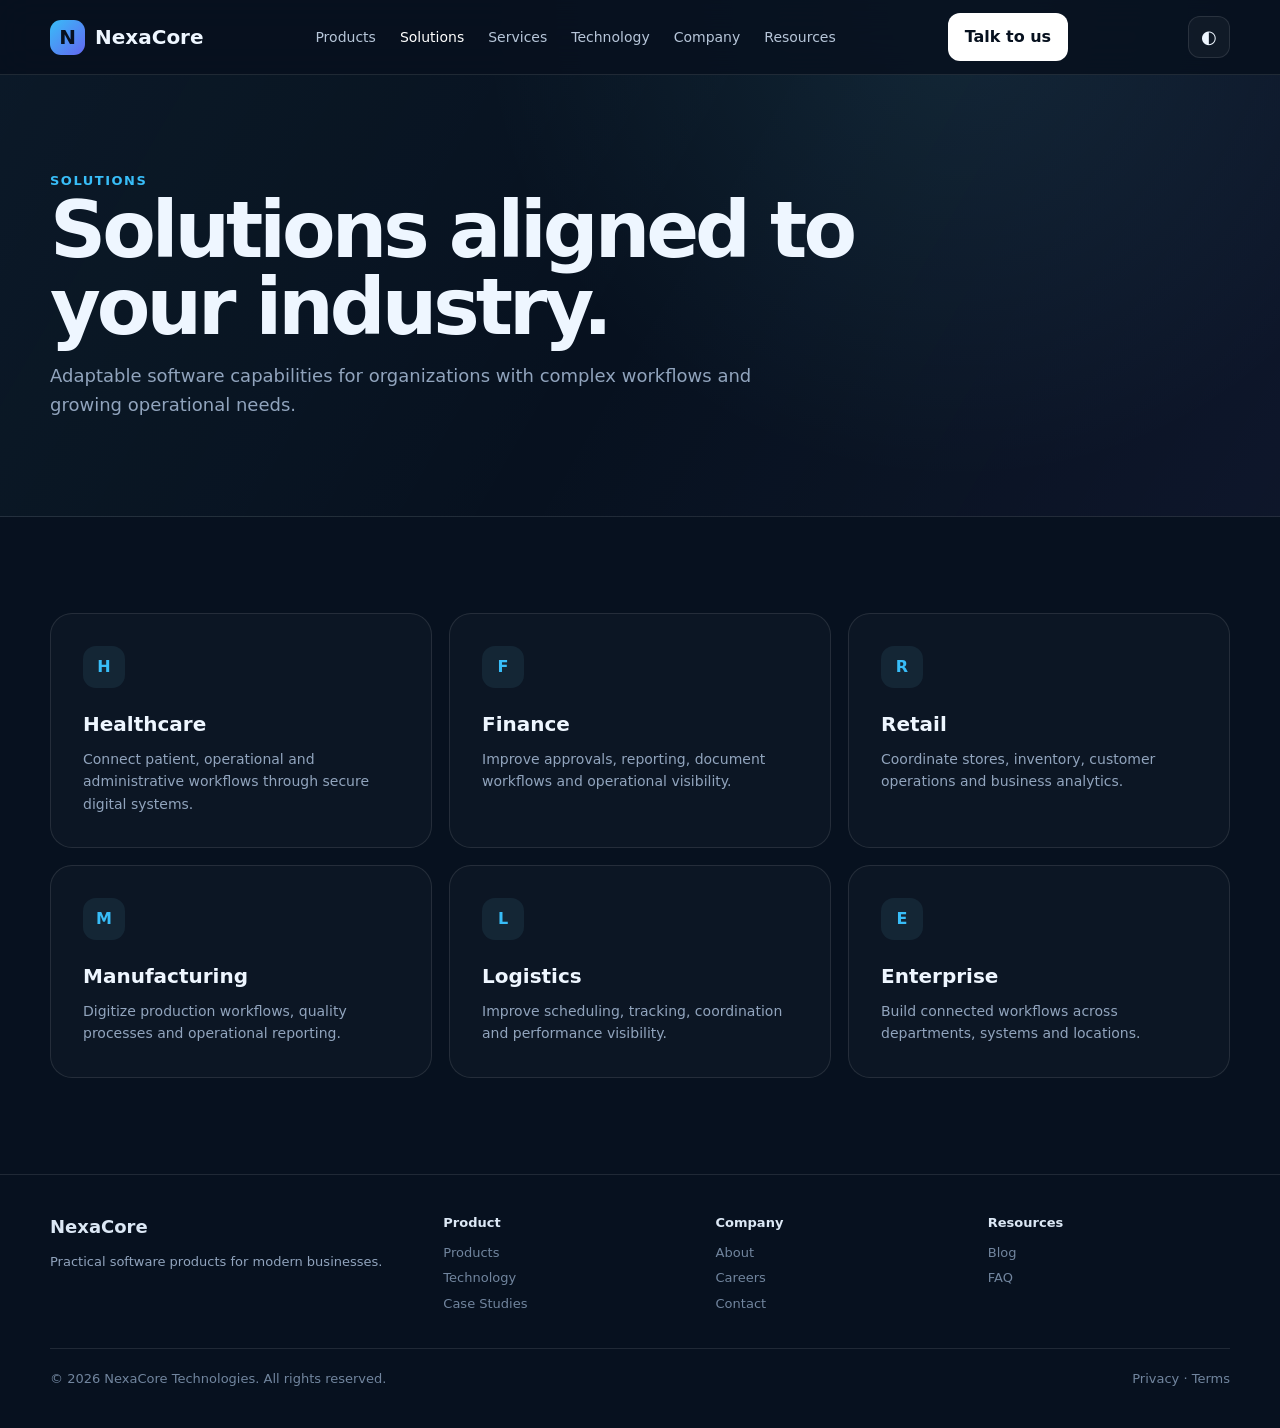
<file: pages/solutions.html>
<!doctype html><html lang="en"><head><meta charset="utf-8"><meta name="viewport" content="width=device-width,initial-scale=1"><meta name="description" content="Solutions — NexaCore"><meta name="theme-color" content="#07111f"><title>Solutions — NexaCore</title><link rel="stylesheet" href="../css/style.css"></head><body><header><div class="container"><nav><a class="logo" href="../index.html"><span class="mark">N</span>NexaCore</a><div class="links"><a class="" href="products.html">Products</a><a class="active" href="solutions.html">Solutions</a><a class="" href="services.html">Services</a><a class="" href="technology.html">Technology</a><a class="" href="about.html">Company</a><a class="" href="blog.html">Resources</a></div><a class="navbtn" href="contact.html">Talk to us</a><button class="menu">☰</button></nav></div></header><main><section class="page-hero"><div class="container"><div class="kicker">Solutions</div><h1>Solutions aligned to your industry.</h1><p>Adaptable software capabilities for organizations with complex workflows and growing operational needs.</p></div></section><section><div class="container"><div class="cards"><div class="card"><div class="icon">H</div><h3>Healthcare</h3><p>Connect patient, operational and administrative workflows through secure digital systems.</p></div><div class="card"><div class="icon">F</div><h3>Finance</h3><p>Improve approvals, reporting, document workflows and operational visibility.</p></div><div class="card"><div class="icon">R</div><h3>Retail</h3><p>Coordinate stores, inventory, customer operations and business analytics.</p></div><div class="card"><div class="icon">M</div><h3>Manufacturing</h3><p>Digitize production workflows, quality processes and operational reporting.</p></div><div class="card"><div class="icon">L</div><h3>Logistics</h3><p>Improve scheduling, tracking, coordination and performance visibility.</p></div><div class="card"><div class="icon">E</div><h3>Enterprise</h3><p>Build connected workflows across departments, systems and locations.</p></div></div></div></section></main><footer><div class="container"><div class="foot"><div><strong>NexaCore</strong><p class="muted" style="margin-top:10px">Practical software products for modern businesses.</p></div><div><h4>Product</h4><a href="products.html">Products</a><a href="technology.html">Technology</a><a href="case-studies.html">Case Studies</a></div><div><h4>Company</h4><a href="about.html">About</a><a href="careers.html">Careers</a><a href="contact.html">Contact</a></div><div><h4>Resources</h4><a href="blog.html">Blog</a><a href="faq.html">FAQ</a></div></div><div class="copyright"><span>© 2026 NexaCore Technologies. All rights reserved.</span><span>Privacy · Terms</span></div></div></footer><script src="../js/main.js"></script></body></html>
</file>
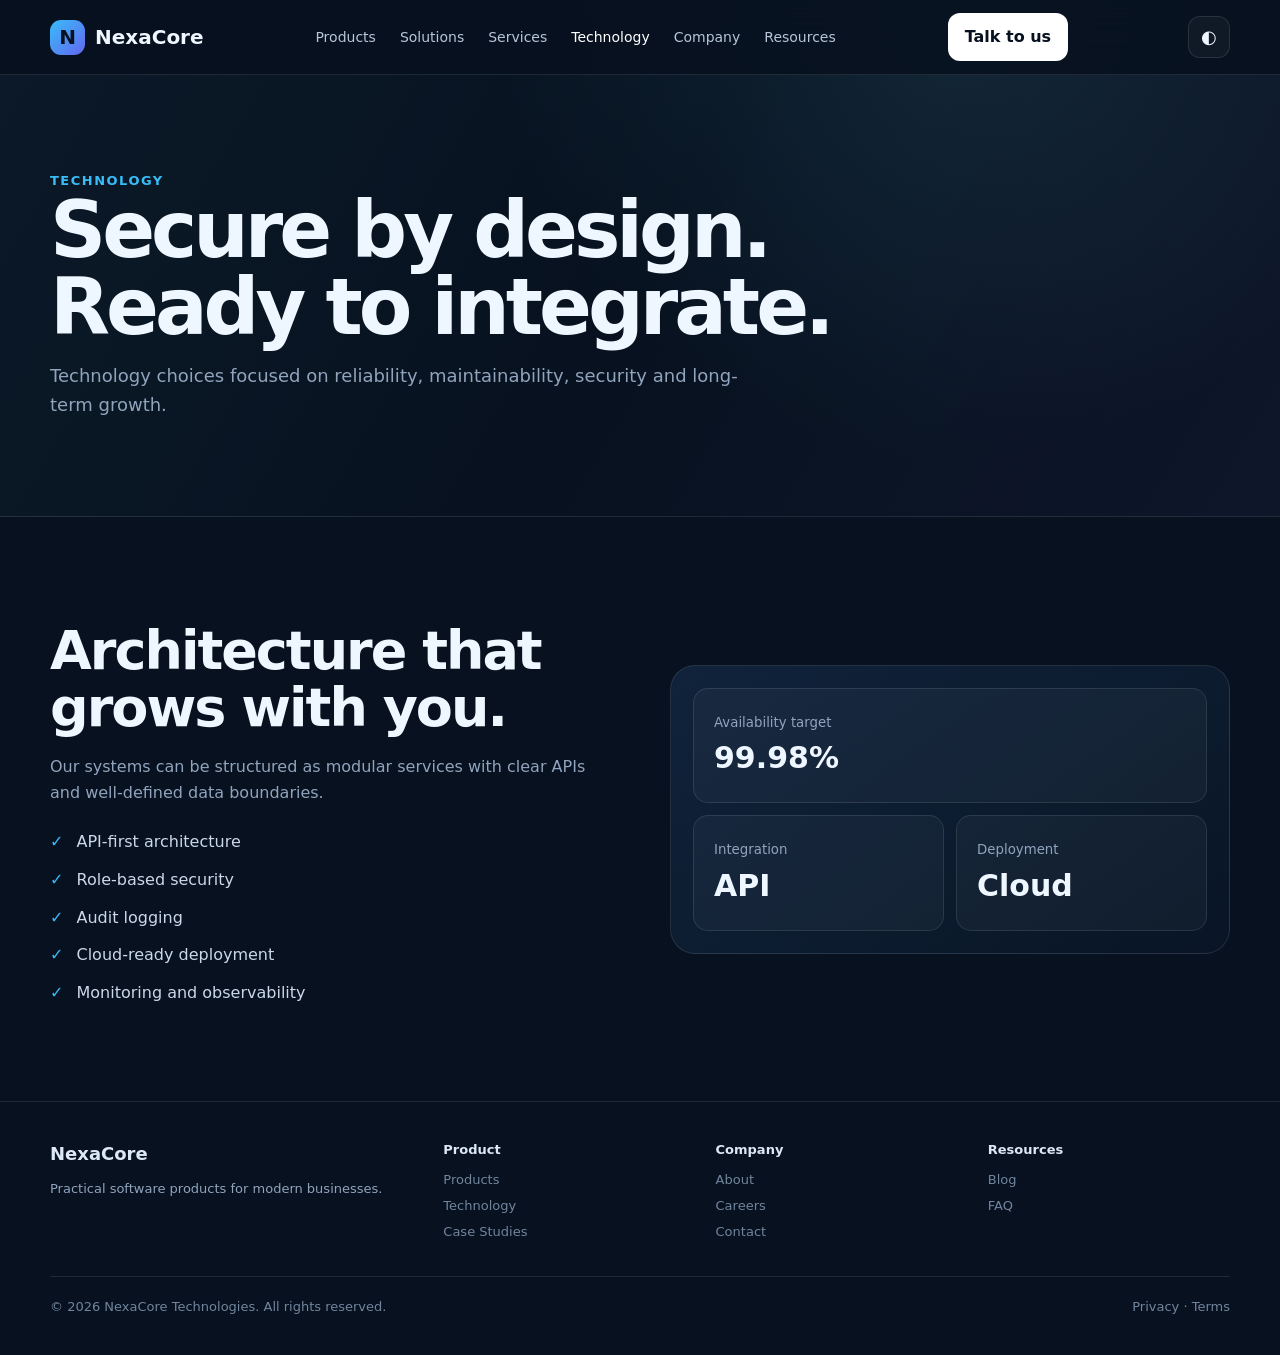
<file: pages/technology.html>
<!doctype html><html lang="en"><head><meta charset="utf-8"><meta name="viewport" content="width=device-width,initial-scale=1"><meta name="description" content="Technology — NexaCore"><meta name="theme-color" content="#07111f"><title>Technology — NexaCore</title><link rel="stylesheet" href="../css/style.css"></head><body><header><div class="container"><nav><a class="logo" href="../index.html"><span class="mark">N</span>NexaCore</a><div class="links"><a class="" href="products.html">Products</a><a class="" href="solutions.html">Solutions</a><a class="" href="services.html">Services</a><a class="active" href="technology.html">Technology</a><a class="" href="about.html">Company</a><a class="" href="blog.html">Resources</a></div><a class="navbtn" href="contact.html">Talk to us</a><button class="menu">☰</button></nav></div></header><main><section class="page-hero"><div class="container"><div class="kicker">Technology</div><h1>Secure by design. Ready to integrate.</h1><p>Technology choices focused on reliability, maintainability, security and long-term growth.</p></div></section><section><div class="container split"><div><h2>Architecture that grows with you.</h2><p class="muted">Our systems can be structured as modular services with clear APIs and well-defined data boundaries.</p><div class="checks"><div><b>✓</b> API-first architecture</div><div><b>✓</b> Role-based security</div><div><b>✓</b> Audit logging</div><div><b>✓</b> Cloud-ready deployment</div><div><b>✓</b> Monitoring and observability</div></div></div><div class="visual"><div class="mini-grid"><div class="mini"><small>Availability target</small><strong>99.98%</strong></div><div class="mini"><small>Integration</small><strong>API</strong></div><div class="mini"><small>Deployment</small><strong>Cloud</strong></div></div></div></div></section></main><footer><div class="container"><div class="foot"><div><strong>NexaCore</strong><p class="muted" style="margin-top:10px">Practical software products for modern businesses.</p></div><div><h4>Product</h4><a href="products.html">Products</a><a href="technology.html">Technology</a><a href="case-studies.html">Case Studies</a></div><div><h4>Company</h4><a href="about.html">About</a><a href="careers.html">Careers</a><a href="contact.html">Contact</a></div><div><h4>Resources</h4><a href="blog.html">Blog</a><a href="faq.html">FAQ</a></div></div><div class="copyright"><span>© 2026 NexaCore Technologies. All rights reserved.</span><span>Privacy · Terms</span></div></div></footer><script src="../js/main.js"></script></body></html>
</file>
<file: css/style.css>
:root{--bg:#07111f;--bg2:#0b1728;--card:#0d1b2d;--text:#eef6ff;--muted:#91a4bd;--line:rgba(255,255,255,.1);--a:#6ee7ff;--b:#8b7cff;--max:1180px;--section-pad:82px;--card-pad:27px;--radius:22px}
*{box-sizing:border-box;margin:0;padding:0}html{scroll-behavior:smooth}body{font-family:Inter,system-ui,-apple-system,"Segoe UI",sans-serif;background:radial-gradient(circle at 75% 0,rgba(110,231,255,.1),transparent 28%),var(--bg);color:var(--text);line-height:1.6}a{text-decoration:none;color:inherit}.container{width:min(var(--max),calc(100% - 40px));margin:auto}
header{position:sticky;top:0;z-index:50;background:rgba(7,17,31,.86);backdrop-filter:blur(18px);border-bottom:1px solid var(--line)}nav{height:74px;display:flex;align-items:center;justify-content:space-between}.logo{display:flex;align-items:center;gap:10px;font-size:20px;font-weight:800}.mark{width:35px;height:35px;border-radius:11px;background:linear-gradient(135deg,var(--a),var(--b));display:grid;place-items:center;color:#07111f;font-weight:900}.links{display:flex;gap:24px;color:#b7c6d9;font-size:14px}.links a:hover,.links a.active{color:#fff}.navbtn,.primary{background:#fff;color:#07111f;border:0;border-radius:12px;padding:11px 17px;font-weight:750;display:inline-block}.secondary{border:1px solid var(--line);padding:11px 17px;border-radius:12px;color:#dbe7f5;display:inline-block}.menu{display:none;background:none;border:0;color:#fff;font-size:25px}
.hero{padding:100px 0 75px}.eyebrow,.kicker{color:var(--a);font-size:13px;text-transform:uppercase;letter-spacing:1.5px;font-weight:800}.eyebrow{display:inline-flex;gap:8px;align-items:center;border:1px solid var(--line);background:rgba(255,255,255,.035);padding:7px 12px;border-radius:999px;text-transform:none;letter-spacing:0;color:#b8c8dc;margin-bottom:23px;font-weight:500}.dot{width:7px;height:7px;background:var(--a);border-radius:50%}h1{font-size:clamp(46px,7vw,78px);line-height:.99;letter-spacing:-4px;max-width:900px}.gradient{background:linear-gradient(100deg,#fff 25%,var(--a) 58%,#a79cff);-webkit-background-clip:text;color:transparent}h2{font-size:clamp(34px,5vw,54px);line-height:1.05;letter-spacing:-2px;margin:10px 0 18px}h3{font-size:20px}.lead{font-size:19px;color:var(--muted);max-width:720px;margin:22px 0 30px}.actions{display:flex;gap:12px;flex-wrap:wrap}
.page-hero{padding:85px 0 65px;border-bottom:1px solid var(--line);background:linear-gradient(120deg,rgba(110,231,255,.04),transparent 50%,rgba(139,124,255,.05))}.page-hero p{max-width:720px;color:var(--muted);font-size:18px;margin-top:16px}
section{padding:82px 0}.section-head{display:flex;justify-content:space-between;gap:30px;align-items:end;margin-bottom:38px}.section-head p{max-width:470px;color:var(--muted)}
.cards{display:grid;grid-template-columns:repeat(3,1fr);gap:17px}.card{background:rgba(255,255,255,.025);border:1px solid var(--line);border-radius:22px;padding:27px;transition:.25s}.card:hover{transform:translateY(-4px);border-color:rgba(110,231,255,.3)}.icon{width:42px;height:42px;border-radius:13px;display:grid;place-items:center;background:rgba(110,231,255,.08);color:var(--a);margin-bottom:20px;font-weight:900}.card p{color:var(--muted);font-size:14px;margin-top:8px}
.stats{display:grid;grid-template-columns:repeat(4,1fr);border:1px solid var(--line);border-radius:22px;overflow:hidden;background:rgba(255,255,255,.025)}.stat{padding:28px;border-right:1px solid var(--line)}.stat:last-child{border:0}.stat strong{font-size:34px}.stat span{display:block;color:var(--muted);font-size:13px}
.split{display:grid;grid-template-columns:1fr 1fr;gap:60px;align-items:center}.visual{border:1px solid var(--line);border-radius:25px;padding:22px;background:linear-gradient(145deg,#10233b,#091525)}.mini-grid{display:grid;grid-template-columns:1fr 1fr;gap:12px}.mini{border:1px solid var(--line);border-radius:15px;padding:20px;background:rgba(255,255,255,.035)}.mini:first-child{grid-column:span 2}.mini strong{font-size:30px;display:block}.mini small{color:var(--muted)}
.checks{display:grid;gap:12px;margin-top:24px}.checks div{color:#cbd8e8}.checks b{color:var(--a);margin-right:8px}.quote{font-size:26px;line-height:1.35;max-width:850px}.muted{color:var(--muted)}
.table{width:100%;border-collapse:collapse;border:1px solid var(--line);border-radius:16px;overflow:hidden}.table th,.table td{padding:15px;text-align:left;border-bottom:1px solid var(--line)}.table th{color:#dce8f5;background:rgba(255,255,255,.04)}.table td{color:var(--muted)}
.form{display:grid;gap:15px}.form input,.form textarea,.form select{width:100%;padding:13px 14px;border:1px solid var(--line);border-radius:12px;background:#091727;color:#fff;outline:none}.form textarea{min-height:130px;resize:vertical}.form input:focus,.form textarea:focus,.form select:focus{border-color:rgba(110,231,255,.5)}
.faq{display:grid;gap:10px}.faq details{border:1px solid var(--line);border-radius:15px;background:rgba(255,255,255,.025);padding:18px 20px}.faq summary{cursor:pointer;font-weight:700}.faq p{color:var(--muted);margin-top:10px;font-size:14px}
.cta{background:linear-gradient(120deg,rgba(110,231,255,.12),rgba(139,124,255,.13));border:1px solid var(--line);border-radius:28px;padding:55px;text-align:center}.cta p{color:var(--muted);max-width:620px;margin:15px auto 25px}
footer{border-top:1px solid var(--line);padding:38px 0;color:#71859e;font-size:13px}.foot{display:grid;grid-template-columns:1.5fr 1fr 1fr 1fr;gap:30px}.foot strong{color:#dce8f5;font-size:18px}.foot h4{color:#dce8f5;margin-bottom:9px}.foot a{display:block;margin:5px 0}.foot a:hover{color:#fff}.copyright{border-top:1px solid var(--line);margin-top:28px;padding-top:20px;display:flex;justify-content:space-between}
@media(max-width:800px){.links,.navbtn{display:none}.menu{display:block}.hero{padding-top:70px}.page-hero{padding-top:65px}.cards,.split{grid-template-columns:1fr}.stats{grid-template-columns:1fr 1fr}.stat{border-bottom:1px solid var(--line)}.section-head{display:block}.section-head p{margin-top:15px}.foot{grid-template-columns:1fr 1fr}.copyright{display:block}.copyright span{display:block;margin-top:8px}}


/* Theme system */
html[data-theme="light"],html[data-theme="system"][data-resolved-theme="light"]{--bg:#f5f8fc;--bg2:#ffffff;--card:#ffffff;--text:#142033;--muted:#5d6b7d;--line:rgba(20,32,51,.12);}
html[data-theme="light"] body,html[data-theme="system"][data-resolved-theme="light"] body{background:radial-gradient(circle at 75% 0,rgba(14,165,233,.10),transparent 28%),var(--bg);}
html[data-theme="light"] header,html[data-theme="system"][data-resolved-theme="light"] header{background:rgba(245,248,252,.88)}
html[data-theme="light"] .links a:hover,html[data-theme="light"] .links a.active,html[data-theme="system"][data-resolved-theme="light"] .links a:hover,html[data-theme="system"][data-resolved-theme="light"] .links a.active{color:#142033}
html[data-theme="light"] .navbtn,html[data-theme="light"] .primary,html[data-theme="system"][data-resolved-theme="light"] .navbtn,html[data-theme="system"][data-resolved-theme="light"] .primary{background:#142033;color:#fff}
html[data-theme="light"] .secondary,html[data-theme="system"][data-resolved-theme="light"] .secondary{color:#25344a}
html[data-theme="light"] .form input,html[data-theme="light"] .form textarea,html[data-theme="light"] .form select,html[data-theme="system"][data-resolved-theme="light"] .form input,html[data-theme="system"][data-resolved-theme="light"] .form textarea,html[data-theme="system"][data-resolved-theme="light"] .form select{background:#fff;color:#142033}
html[data-theme="light"] .visual,html[data-theme="system"][data-resolved-theme="light"] .visual{background:linear-gradient(145deg,#eef5fb,#fff)}
html[data-theme="light"] .gradient,html[data-theme="system"][data-resolved-theme="light"] .gradient{background:linear-gradient(100deg,#142033 25%,var(--a) 58%,var(--b));-webkit-background-clip:text;color:transparent}
html[data-theme="light"] .foot strong,html[data-theme="light"] .foot h4,html[data-theme="light"] .table th,html[data-theme="system"][data-resolved-theme="light"] .foot strong,html[data-theme="system"][data-resolved-theme="light"] .foot h4,html[data-theme="system"][data-resolved-theme="light"] .table th{color:#142033}
html[data-theme="light"] .mark,html[data-theme="system"][data-resolved-theme="light"] .mark{color:#fff}

html[data-accent="purple"]{--a:#a78bfa;--b:#ec4899}
html[data-accent="green"]{--a:#34d399;--b:#22c55e}
html[data-accent="orange"]{--a:#fb923c;--b:#f43f5e}
html[data-accent="blue"]{--a:#38bdf8;--b:#6366f1}

html[data-density="compact"]{--section-pad:62px;--card-pad:21px}
html[data-density="compact"] section{padding:var(--section-pad) 0}
html[data-density="compact"] .card{padding:var(--card-pad)}
html[data-density="comfortable"] section{padding:96px 0}
html[data-density="comfortable"] .card{padding:32px}

.theme-control{position:relative;margin-left:8px}
.theme-toggle{height:42px;min-width:42px;border:1px solid var(--line);border-radius:12px;background:rgba(255,255,255,.04);color:var(--text);cursor:pointer;font-size:18px;display:grid;place-items:center;transition:.2s}
.theme-toggle:hover{border-color:var(--a);transform:translateY(-1px)}
.theme-panel{position:absolute;right:0;top:50px;width:260px;padding:18px;border:1px solid var(--line);border-radius:18px;background:var(--card);box-shadow:0 20px 50px rgba(0,0,0,.25);display:none;z-index:100}
.theme-panel.open{display:block}
.theme-panel h4{font-size:13px;margin:0 0 10px;color:var(--text)}
.theme-group{margin-bottom:17px}
.theme-options{display:grid;grid-template-columns:repeat(3,1fr);gap:7px}
.theme-option{border:1px solid var(--line);border-radius:10px;background:rgba(255,255,255,.035);color:var(--muted);padding:8px 6px;font-size:12px;cursor:pointer}
.theme-option.active{border-color:var(--a);color:var(--text);box-shadow:inset 0 0 0 1px var(--a)}
.accent-options{display:grid;grid-template-columns:repeat(4,1fr);gap:8px}
.accent-option{height:28px;border:2px solid transparent;border-radius:50%;cursor:pointer;position:relative}
.accent-option.active{border-color:var(--text);outline:2px solid var(--a);outline-offset:1px}
.accent-blue{background:linear-gradient(135deg,#38bdf8,#6366f1)}
.accent-purple{background:linear-gradient(135deg,#a78bfa,#ec4899)}
.accent-green{background:linear-gradient(135deg,#34d399,#22c55e)}
.accent-orange{background:linear-gradient(135deg,#fb923c,#f43f5e)}
.theme-note{font-size:11px;color:var(--muted);margin-top:8px}
@media(max-width:800px){.theme-control{margin-left:auto;margin-right:8px}.theme-panel{position:fixed;right:20px;top:68px}.links.mobile{display:flex;position:absolute;top:74px;left:20px;right:20px;padding:16px;flex-direction:column;gap:14px;background:var(--card);border:1px solid var(--line);border-radius:16px;box-shadow:0 15px 35px rgba(0,0,0,.2)}}
</file>
